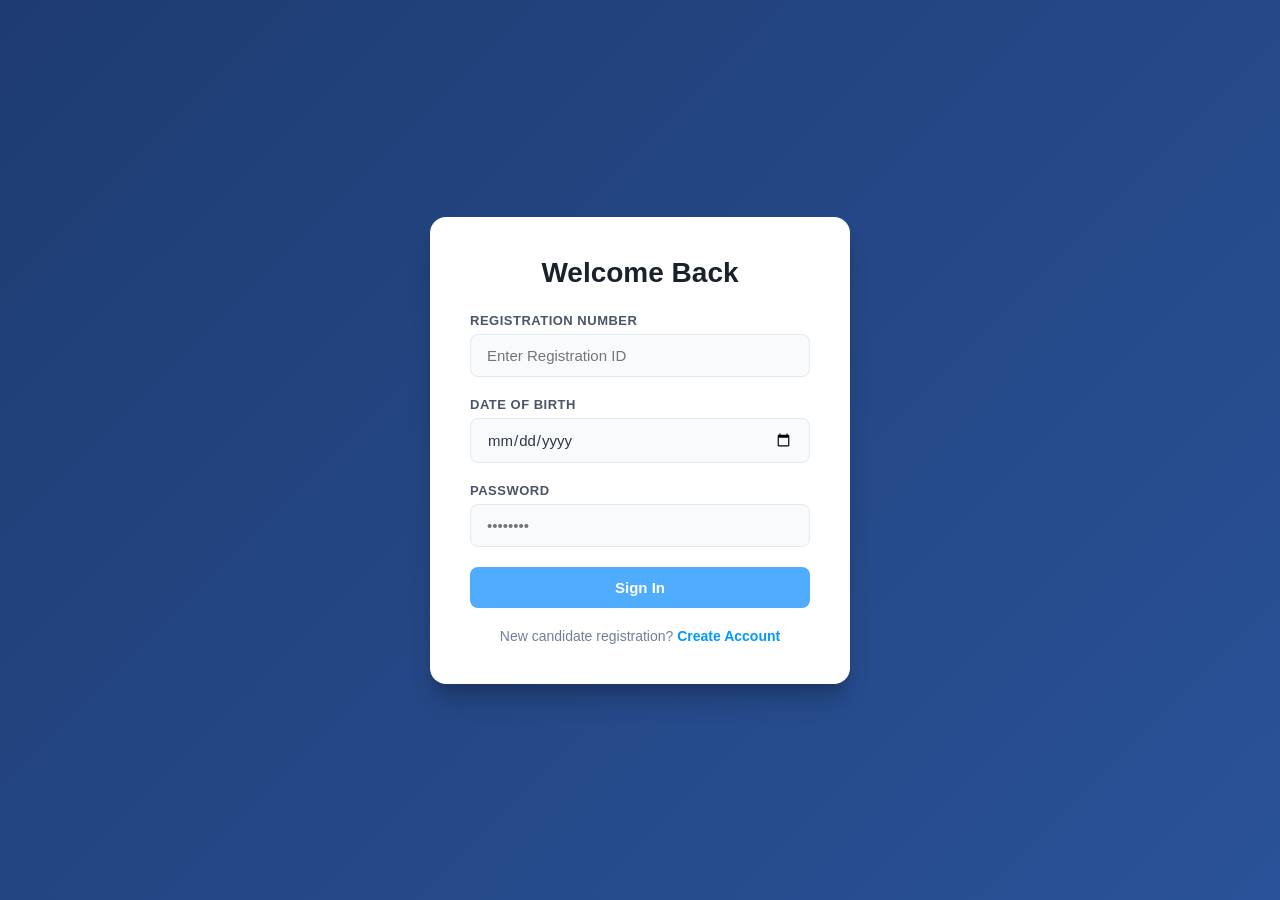
<file: index.html>
<!DOCTYPE html>
<html lang="en">
<head>
  <meta charset="UTF-8">
  <meta name="viewport" content="width=device-width, initial-scale=1.0">
  <title>Portal Gateway - Login & Registration</title>
  <link rel="stylesheet" href="style.css">
</head>
<body>
  <div class="container auth-container">

    <div id="loginForm">
      <h2>Welcome Back</h2>
      <div class="form-group">
        <label>Registration Number</label>
        <input type="text" id="loginRegNo" placeholder="Enter Registration ID">
      </div>
      <div class="form-group">
        <label>Date of Birth</label>
        <input type="date" id="loginDob">
      </div>
      <div class="form-group">
        <label>Password</label>
        <input type="password" id="loginPassword" placeholder="••••••••">
      </div>
      <button class="btn-primary" onclick="login()">Sign In</button>
      <p class="footer-text">
        New candidate registration? <span onclick="showSignup()">Create Account</span>
      </p>
    </div>

    <div id="signupForm" class="hidden">
      <h2>Candidate Sign Up</h2>
      <div class="row">
        <div class="form-group">
          <label>First Name</label>
          <input type="text" id="signupFirstname" placeholder="John">
        </div>
        <div class="form-group">
          <label>Last Name</label>
          <input type="text" id="signupLastname" placeholder="Doe">
        </div>
      </div>
      <div class="form-group">
        <label>Email Address</label>
        <input type="email" id="signupEmail" placeholder="name@domain.com">
      </div>
      
      <div class="form-group">
        <label>Password</label>
        <input type="password" id="signupPassword" placeholder="Minimum 8 characters">
        <div id="passwordRequirements" style="margin-top: 10px; font-size: 12px; display: none; flex-direction: column; gap: 6px; padding: 8px 12px; background: #fff5f5; border: 1px solid #fed7d7; border-radius: 6px;">
          <span id="reqCapital" style="color: #e53e3e; display: block;">• Must include 1 Capital Letter</span>
          <span id="reqNumber" style="color: #e53e3e; display: block;">• Must include 1 Number</span>
          <span id="reqSpecial" style="color: #e53e3e; display: block;">• Must include 1 Special Character</span>
        </div>
      </div>

      <div class="form-group">
        <label>Phone Number</label>
        <input type="tel" id="signupPhone" placeholder="10-digit primary number">
      </div>
      <div class="form-group">
        <label>Date of Birth</label>
        <input type="date" id="signupDob">
      </div>
      <button class="btn-primary" onclick="sendOtp()">Request Verification Code</button>
      <p class="footer-text">
        Already have access profiles? <span onclick="showLogin()">Login here</span>
      </p>
    </div>

    <div id="otpForm" class="hidden">
      <h2>Verify Authentication</h2>
      <p id="otpMessage" style="text-align: center; color: var(--text-muted); margin-bottom: 20px; font-size: 14px;"></p>
      <div class="form-group">
        <label>One-Time Password (OTP)</label>
        <input type="text" id="otpInput" placeholder="Enter 6-digit Code" style="text-align:center; letter-spacing: 4px; font-weight: bold;" maxlength="6">
      </div>
      <button class="btn-primary" onclick="verifyOtp()">Confirm & Register</button>
      <p class="footer-text">
        Code expired or missed inbox? <span onclick="sendOtp(true)">Resend Token</span>
      </p>
    </div>

  </div>
  <script src="script.js"></script>
</body>
</html>
</file>
<file: style.css>
:root {
  --primary: #4facfe;
  --primary-hover: #0099ff;
  --bg-gradient: linear-gradient(135deg, #1e3c72 0%, #2a5298 100%);
  --surface: #ffffff;
  --text-main: #2d3748;
  --text-muted: #718096;
  --border-color: #e2e8f0;
  --error: #e53e3e;
  --success: #38a169;
}

* {
  margin: 0;
  padding: 0;
  box-sizing: border-box;
  font-family: 'Segoe UI', Roboto, Helvetica, Arial, sans-serif;
}

body {
  min-height: 100vh;
  display: flex;
  flex-direction: column;
  align-items: center;
  background: var(--bg-gradient);
  color: var(--text-main);
  padding: 20px;
}


/* Navbar */
.navbar {
  width: 100%;
  background: rgba(255, 255, 255, 0.08);
  backdrop-filter: blur(10px);
  border-bottom: 1px solid rgba(255, 255, 255, 0.15);
  padding: 0 32px;
  height: 60px;
  display: flex;
  align-items: center;
  justify-content: space-between;
  box-sizing: border-box;
  position: sticky;
  top: 0;
  z-index: 100;
}

.navbar-brand {
  font-size: 18px;
  font-weight: 700;
  color: #ffffff;
  letter-spacing: 0.5px;
}

.navbar .btn-logout {
  background: transparent;
  color: #fff;
  border: 1.5px solid rgba(255, 255, 255, 0.5);
  padding: 7px 16px;
  font-size: 13px;
  border-radius: 6px;
}

.navbar .btn-logout:hover {
  background: rgba(255, 255, 255, 0.15);
  border-color: #fff;
  box-shadow: none;
}

/* Push container down from navbar */
.container {
  margin: 32px auto;
}

/* Glass panel background container wrapper */
.container {
  width: 100%;
  max-width: 580px;
  background: var(--surface);
  padding: 40px;
  border-radius: 16px;
  box-shadow: 0 20px 25px -5px rgba(0,0,0,0.2), 0 10px 10px -5px rgba(0,0,0,0.1);
  position: relative;
  margin: auto;        /* ← centers it vertically too when no navbar */
}
/* Auth version container structural change */
.auth-container {
  max-width: 420px;
}

h2 {
  text-align: center;
  font-size: 28px;
  font-weight: 700;
  margin-bottom: 24px;
  color: #1a202c;
}

h3 {
  font-size: 18px;
  font-weight: 600;
  margin-bottom: 20px;
  color: var(--text-main);
  border-left: 4px solid var(--primary);
  padding-left: 10px;
}

/* Input Fields */
.form-group {
  margin-bottom: 20px;
  position: relative;
}

label {
  font-weight: 600;
  display: block;
  color: #4a5568;
  font-size: 13px;
  margin-bottom: 6px;
  text-transform: uppercase;
  letter-spacing: 0.5px;
}

/* Updated selector list to include input[type="password"] */
input[type="text"],
input[type="number"],
input[type="tel"],
input[type="email"],
input[type="date"],
input[type="password"],
select {
  width: 100%;
  padding: 12px 16px;
  border: 1px solid var(--border-color);
  border-radius: 8px;
  font-size: 15px;
  background-color: #f8fafc;
  color: var(--text-main);
  transition: all 0.2s ease;
}

input:focus, select:focus {
  outline: none;
  border-color: var(--primary);
  background-color: #fff;
  box-shadow: 0 0 0 3px rgba(79, 172, 254, 0.15);
}

.row {
  display: flex;
  gap: 16px;
}

.row .form-group {
  flex: 1;
}

/* Custom File Uploads styling */
.file-upload-card {
  background: #f8fafc;
  border: 2px dashed var(--border-color);
  padding: 16px;
  border-radius: 10px;
  margin-bottom: 16px;
  transition: all 0.2s ease;
}

.file-upload-card:hover {
  border-color: var(--primary);
  background: #f0f7ff;
}

input[type="file"] {
  display: block;
  margin-top: 8px;
  font-size: 13px;
  color: var(--text-muted);
}

/* Buttons UI Layout adjustments */
.btn-container {
  display: flex;
  justify-content: space-between;
  gap: 16px;
  margin-top: 32px;
}

button {
  padding: 12px 24px;
  border: none;
  font-size: 15px;
  border-radius: 8px;
  cursor: pointer;
  font-weight: 600;
  transition: all 0.2s ease;
  display: inline-flex;
  align-items: center;
  justify-content: center;
}

.btn-primary {
  background: var(--primary);
  color: white;
  width: 100%;
}

.btn-primary:hover {
  background: var(--primary-hover);
  transform: translateY(-1px);
}

.btn-secondary {
  background: #edf2f7;
  color: #4a5568;
}

.btn-secondary:hover {
  background: #e2e8f0;
}

/* Global Sticky Header Actions */
.header-actions {
  display: flex;
  justify-content: flex-end;
  margin-bottom: 20px;
  position: absolute;
  top: 15px;
  right: 20px;
}

.btn-logout {
  background: #fff5f5;
  color: var(--error);
  border: 1px solid #fed7d7;
  padding: 6px 12px;
  font-size: 13px;
  border-radius: 6px;
}

.btn-logout:hover {
  background: #fff5f5;
  box-shadow: 0 2px 4px rgba(229, 62, 62, 0.1);
}

/* Visual Multi-step Tracking */
.progress-container {
  display: flex;
  justify-content: space-between;
  margin-bottom: 35px;
  position: relative;
}

.progress-container::before {
  content: '';
  background-color: var(--border-color);
  position: absolute;
  top: 50%;
  left: 0;
  transform: translateY(-50%);
  height: 4px;
  width: 100%;
  z-index: 1;
}

.progress-bar {
  background-color: var(--primary);
  position: absolute;
  top: 50%;
  left: 0;
  transform: translateY(-50%);
  height: 4px;
  width: 0%;
  z-index: 1;
  transition: width 0.4s cubic-bezier(0.4, 0, 0.2, 1);
}

.circle {
  background-color: #fff;
  color: var(--text-muted);
  border-radius: 50%;
  height: 34px;
  width: 34px;
  display: flex;
  align-items: center;
  justify-content: center;
  border: 3px solid var(--border-color);
  transition: all 0.4s ease;
  z-index: 2;
  font-weight: 700;
  font-size: 13px;
}

.circle.active {
  border-color: var(--primary);
  color: var(--primary);
  box-shadow: 0 0 0 4px rgba(79, 172, 254, 0.2);
}

.form-step {
  display: none;
}

.form-step.active {
  display: block;
  animation: fadeIn 0.4s ease-in-out;
}

.payment-box {
  text-align: center;
  padding: 30px;
  border: 1px solid var(--border-color);
  border-radius: 12px;
  background: #f8fafc;
}

.amount-display {
  font-size: 32px;
  font-weight: 800;
  color: #1a202c;
  margin: 15px 0;
}

p.footer-text {
  text-align: center;
  margin-top: 20px;
  font-size: 14px;
  color: var(--text-muted);
}

p.footer-text span {
  color: var(--primary-hover);
  cursor: pointer;
  font-weight: 600;
}

.hidden {
  display: none !important;
}

@keyframes fadeIn {
  from { opacity: 0; transform: translateY(8px); }
  to { opacity: 1; transform: translateY(0); }
}
</file>
